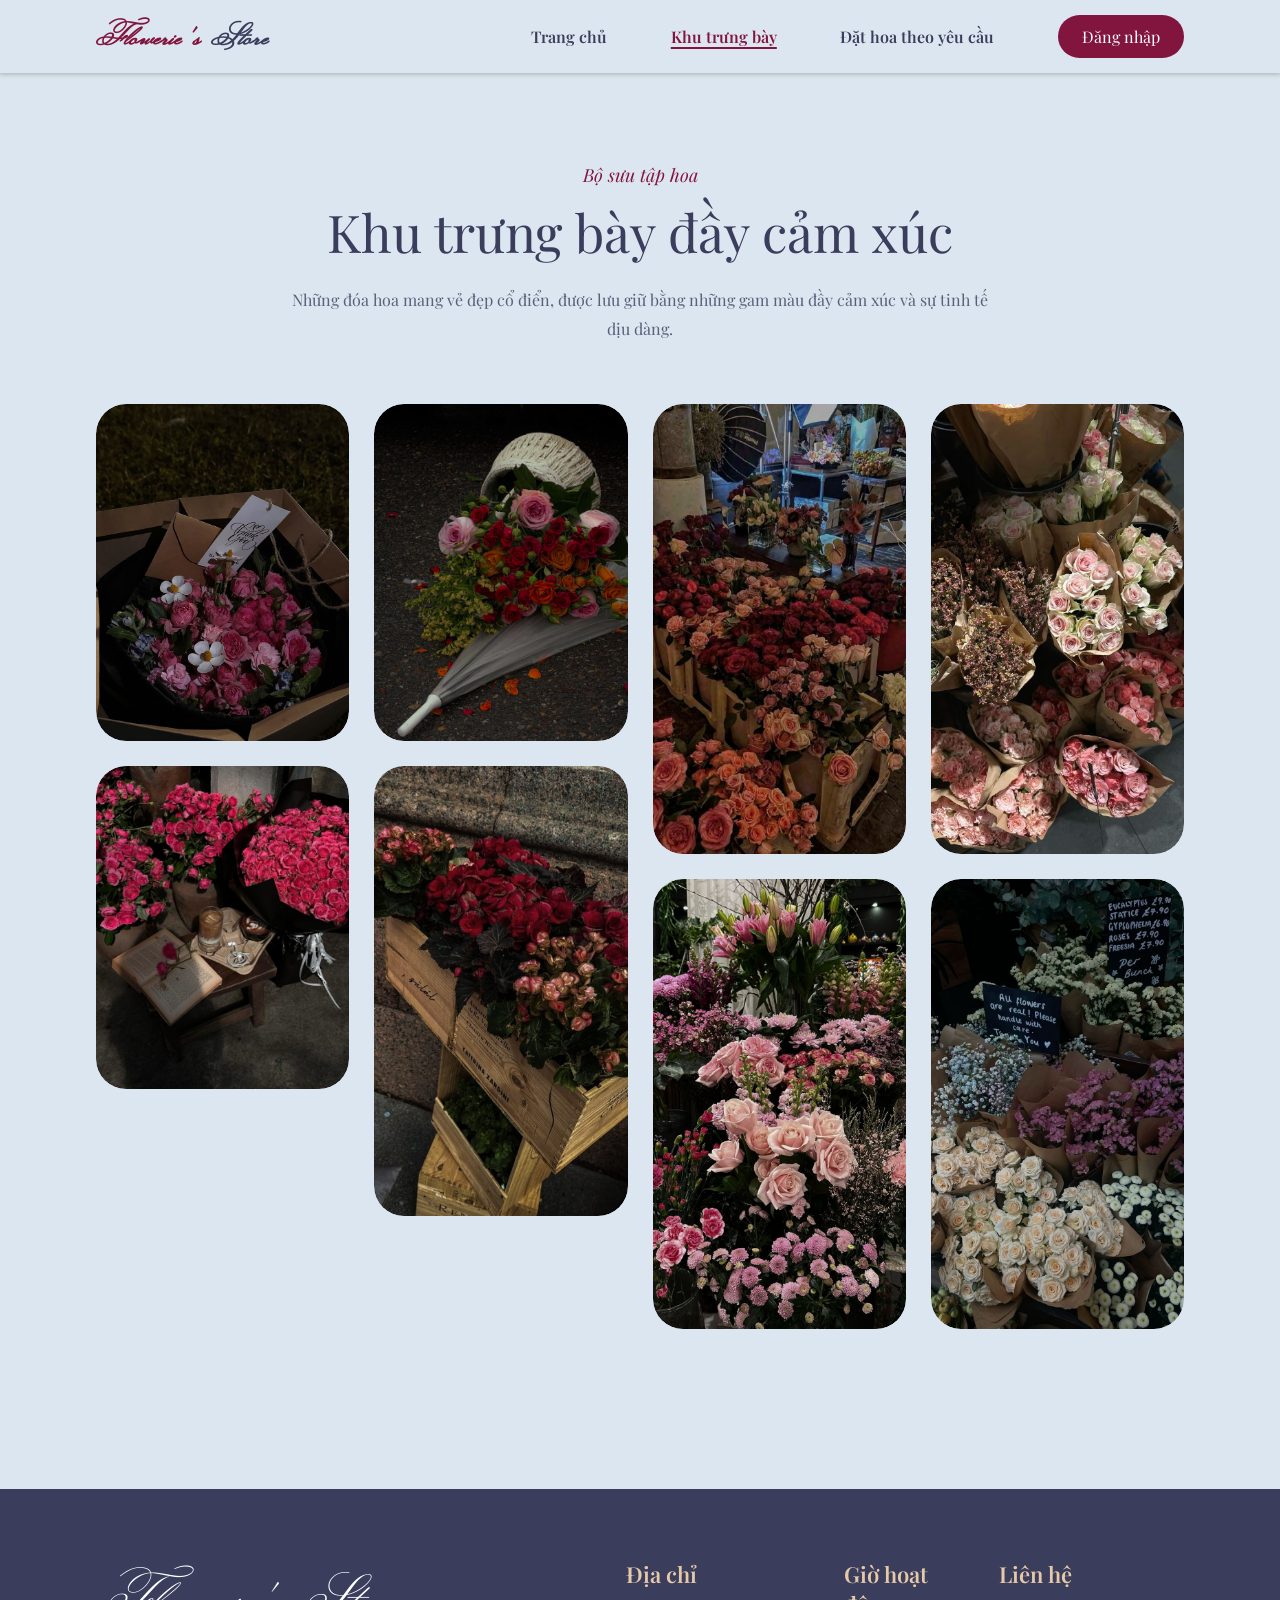
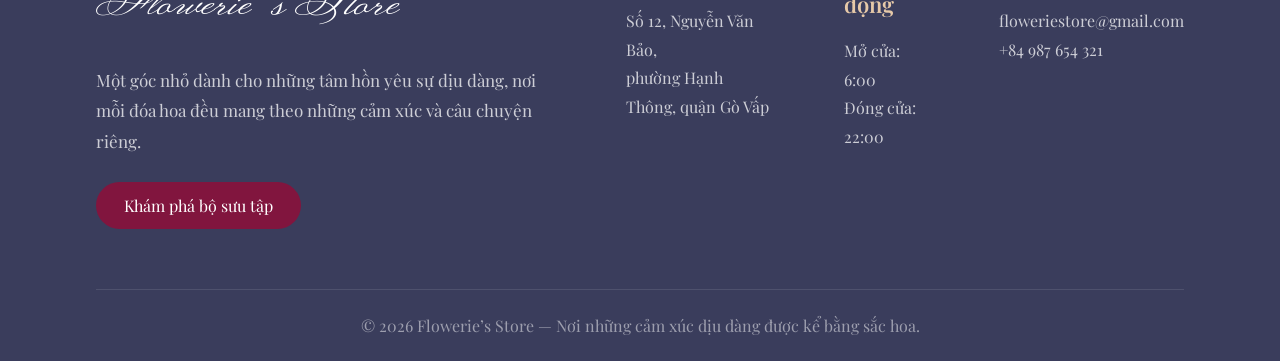
<file: exhibition.html>
<!DOCTYPE html>
<html lang="en">
<head>
    <meta charset="UTF-8">
    <meta name="viewport" content="width=device-width, initial-scale=1.0">
    <title>Document</title>
    <link rel="stylesheet" href="style.css">
    <link rel="stylesheet" href="exhibition.css">
    <link href="https://fonts.googleapis.com/css2?family=Corinthia:wght@400;700&family=Fleur+De+Leah&family=Google+Sans:ital,opsz,wght@0,17..18,400..700;1,17..18,400..700&family=Monsieur+La+Doulaise&family=Playfair+Display:ital,wght@0,400..900;1,400..900&display=swap" rel="stylesheet">
</head>
<body>
    <div class="header">
        <div class="logo">
            <div class="name_logo">
                <span class="primary">Flowerie's</span> Store
            </div>  
            
            <div class="box_right-header">
                <a href="index.html">
                    <div class="menu">
                        Trang chủ
                    </div>
                </a>

                <a href="exhibition.html">
                    <div class="active-menu">
                        Khu trưng bày
                    </div>
                </a>

                <a href="order.html">
                    <div class="menu">
                        Đặt hoa theo yêu cầu
                    </div>
                </a>
                
                <div class="login-btn">
                    Đăng nhập
                </div>
            </div>
        </div>       
    </div>

    <div class="gallery-section">
        <div class="gallery-title-small">
            Bộ sưu tập hoa
        </div>

        <div class="gallery-title">
            Khu trưng bày đầy cảm xúc
        </div>

        <div class="gallery-desc">
            Những đóa hoa mang vẻ đẹp cổ điển, được lưu giữ bằng những gam màu đầy cảm xúc và sự tinh tế dịu dàng.
        </div>

        <div class="gallery-grid">
            <div class="gallery-item">
                <img src="imgage/tb1.jpg">
            </div>

            <div class="gallery-item tall">
                <img src="imgage/tb2.jpg">
            </div>

            <div class="gallery-item">
                <img src="imgage/tb3.jpg">
            </div>

            <div class="gallery-item tall">
                <img src="imgage/tb4.jpg">
            </div>

            <div class="gallery-item">
                <img src="imgage/tb5.jpg">
            </div>

            <div class="gallery-item">
                <img src="imgage/tb6.jpg">
            </div>

            <div class="gallery-item">
                <img src="imgage/tb7.jpg">
            </div>

            <div class="gallery-item tall">
                <img src="imgage/tb8.jpg">
            </div>
        </div>
    </div>

    <div class="footer">
        <div class="footer-container">
            <div class="footer-left">
                <div class="footer-logo">
                    Flowerie's Store
                </div>

                <div class="footer-desc">
                    Một góc nhỏ dành cho những tâm hồn yêu sự dịu dàng,
                    nơi mỗi đóa hoa đều mang theo những cảm xúc và câu chuyện riêng.
                </div>

                <div class="footer-btn">
                    Khám phá bộ sưu tập
                </div>
            </div>

            <div class="footer-right">
                <div class="footer-box">
                    <div class="footer-title">
                        Địa chỉ
                    </div>

                    <div class="footer-text">
                        Số 12, Nguyễn Văn Bảo,<br>
                        phường Hạnh Thông, quận Gò Vấp
                    </div>
                </div>

                <div class="footer-box">
                    <div class="footer-title">
                        Giờ hoạt động
                    </div>

                    <div class="footer-text">
                        Mở cửa: 6:00<br>
                        Đóng cửa: 22:00
                    </div>
                </div>

                <div class="footer-box">
                    <div class="footer-title">
                        Liên hệ
                    </div>

                    <div class="footer-text">
                        floweriestore@gmail.com<br>
                        +84 987 654 321
                    </div>
                </div>
            </div>
        </div>

        <div class="footer-bottom">
          © 2026 Flowerie’s Store — Nơi những cảm xúc dịu dàng được kể bằng sắc hoa.
        </div>
    </div>

    <script src="scrript.js"></script>
</body>
</html>
</file>
<file: style.css>
:root {
    --background-wed: rgb(220, 230, 240);
    --dark-blue: rgb(58, 61, 92);
    --red-rose: rgb(129, 21, 62);
}

* {
    padding: 0;
    margin: 0;
    box-sizing: border-box;
    font-family: "Playfair Display", serif;
}

body {
    width: 100%;
    background-color: var(--background-wed);
    display: flex;
    flex-direction: column;
    align-items: center;
    gap: 40px;
}

.header {
    width: 100%;
    border-bottom: 2px rgba(52, 52, 37, 0.408);
    box-shadow: 0 0 5px 1px rgba(60, 60, 26, 0.332);
    display: flex;
    justify-content: center;
}

.logo {
    width: 85%;
    max-width: 1440px;
    padding: 15px 0;
    display: flex;
    justify-content: space-between;
    align-items: center;
}

.name_logo {
    font-family: "Monsieur La Doulaise", cursive;
    font-size: 28px;
    font-weight: 600;
    word-spacing: 6px;
    color: var(--dark-blue);
}

.primary {
    font-family: "Monsieur La Doulaise", cursive;
    font-size: 28px;
    font-weight: 600;
    color: var(--red-rose);
}

.box_right-header{
    width: 60%;
    display: flex;
    justify-content: space-between;
    align-items: center;
    gap: 20px;
}

.menu {
    font-size: 16px;
    font-weight: 600;
    color: var(--dark-blue);
    position: relative;
    text-decoration: none;
}
.menu::after {
    content: "";
    position: absolute;
    left: 0;
    bottom: -4px;
    width: 0%;
    height: 2px;
    background-color: var(--red-rose);
    transition: width 0.3s ease;
}
.menu:hover  {
    color: var(--red-rose);
}
.menu:hover::after  {
    width: 100%;
}
a {
    text-decoration: none;
}
.active-menu {
    font-size: 16px;
    font-weight: 600;
    text-decoration: underline;
    color: var(--red-rose);
    text-underline-offset: 4px;
    text-decoration-thickness: 2px;
}

.login-btn {
    padding: 11px 24px;
    background-color: var(--red-rose);
    color: rgb(255, 255, 255);
    border-radius: 30px;
}


.main-content {
    width: 85%;
    max-width: 1440px;
    display: flex;
    flex-direction: column;
    justify-content: center;
    align-items: center;
    gap: 25px;
}

.box-banner {
    display: flex;
    justify-content: space-between;
    padding: 50px;
    gap: 50px;
}

.content-hero {
    width: 52%;
    display: flex;
    flex-direction: column;
    justify-content: center;
    align-items: center;
    gap: 5px;
}

.small-content-text {
    /* font-family: "Google Sans", sans-serif; */
    font-weight: 400;
    padding: 0 30px;
    font-size: 18px;
    color: var(--dark-blue);
    text-align: center;
    line-height: 160%;
}

.main-content-text {
    font-family: "Corinthia", cursive;
    font-weight: bold;
    font-size: 57px;
    color: var(--red-rose);
}

.carousel {
    width: 45%;
    height: 500px;
    overflow: hidden;
    border-radius: 30px;
}

.slides {
    display: flex;
    width: 500%;
    transition: transform 1s ease-in-out;
}

.white-spacing {
    width: 20%;
    height: 500px;
    padding: 0 50px;
}

.slides img {
    width: 100%;
    height: 100%;
    border-radius: 40px;
    object-fit: cover;
    flex-shrink: 0;
}

.collection-section{
    width: 85%;
    margin: auto;
    padding: 50px 0;
}

.collection-title{
    text-align: center;
    font-size: 50px;
    color: var(--dark-blue);
    margin-bottom: 20px;
}

.collection-title span{
    color: var(--red-rose);
    font-style: italic;
}

.collection-desc{
    text-align: center;
    color: #5f6485;
    font-style: italic;
    width: 700px;
    margin: auto;
    line-height: 1.8;
    margin-bottom: 50px;
}

.collection-top{
    display: flex;
    justify-content: space-between;
    align-items: center;
    margin-bottom: 50px;
}

.category-list{
    display: flex;
    gap: 10px;
    background: white;
    padding: 8px;
    border-radius: 50px;
}

.category{
    padding: 10px 20px;
    border-radius: 50px;
    cursor: pointer;
    color: var(--dark-blue);
    transition: 0.3s;
}

.category:hover{
    background: var(--red-rose);
    color: white;
}

.active{
    background: var(--red-rose);
    color: white;
}

.search-box{
    width: 320px;
    height: 50px;
    background: white;
    border-radius: 50px;
    display: flex;
    align-items: center;
    padding: 0 20px;
}

.search-icon{
    margin-right: 10px;
}

.search-box input{
    border: none;
    outline: none;
    width: 100%;
    background: transparent;
}

.product-list{
    display: grid;
    grid-template-columns: repeat(3,1fr);
    gap: 30px;
}

.product-card{
    background: white;
    border-radius: 20px;
    padding: 10px;
    position: relative;
    border: 2px solid #eaded6;
    transition: 0.3s;
}

.product-card:hover{
    transform: translateY(-5px);
}

.product-image img{
    width: 100%;
    height: 350px;
    object-fit: cover;
    border-radius: 15px;
}

.product-tag{
    position: absolute;
    top: 20px;
    left: 20px;
    background: var(--red-rose);
    color: white;
    padding: 6px 14px;
    border-radius: 50px;
    font-size: 13px;
}

.product-info{
    padding: 20px 10px 10px;
}

.product-name{
    font-size: 28px;
    color: #2f3767;
    margin-bottom: 15px;
}

.product-desc{
    color: #777;
    line-height: 1.8;
    font-style: italic;
    margin-bottom: 20px;
}

.product-bottom{
    display: flex;
    justify-content: space-between;
    align-items: center;
}

.product-price{
    color: #8b1e3f;
    font-size: 28px;
    font-weight: bold;
}

.product-actions{
    display: flex;
    align-items: center;
}

.buy-btn{
    background: var(--dark-blue);
    color: white;
    padding: 10px 18px;
    border-radius: 50px;
    cursor: pointer;
    font-size: 14px;
    transition: 0.3s;
}

.buy-btn:hover{
    background: var(--red-rose);
}

.footer{
    width: 100%;
    margin-top: 120px;
    background-color: var(--dark-blue);
    display: flex;
    flex-direction: column;
    align-items: center;
    padding-top: 70px;
}

.footer-container{
    width: 85%;
    max-width: 1440px;
    display: flex;
    justify-content: space-between;
    gap: 80px;
    padding-bottom: 60px;
    background-color: var(--dark-blue);
}

.footer-left{
    max-width: 450px;
    display: flex;
    flex-direction: column;
    gap: 25px;
    background-color: var(--dark-blue);
}

.footer-logo{
    font-size: 52px;
    font-family: "Monsieur La Doulaise";
    color: rgb(255,255,255);
    background-color: var(--dark-blue);
}

.footer-desc{
    font-size: 17px;
    line-height: 1.8;
    color: rgba(255,255,255,0.75);
    background-color: var(--dark-blue);
}

.footer-btn{
    width: fit-content;
    padding: 13px 28px;
    border-radius: 999px;
    background-color: var(--red-rose);
    color: white;
    cursor: pointer;
    transition: 0.3s;
}

.footer-btn:hover{
    background-color: var(--red-rose);
    transform: translateY(-2px);
}

.footer-right{
    display: flex;
    gap: 70px;
    background-color: var(--dark-blue);
}

.footer-box{
    display: flex;
    flex-direction: column;
    gap: 18px;
    background-color: var(--dark-blue);
}

.footer-title{
    font-size: 22px;
    font-weight: 600;
    color: rgb(230, 201, 168);
    background-color: var(--dark-blue);
}

.footer-text{
    line-height: 1.8;
    color: rgba(255,255,255,0.75);
    background-color: var(--dark-blue);
}

.footer-bottom{
    width: 85%;
    max-width: 1440px;
    padding: 25px 0;
    border-top: 1px solid rgba(255,255,255,0.1);
    text-align: center;
    color: rgba(255,255,255,0.5);
    background-color: var(--dark-blue);
}

@media(max-width:900px){
    .footer-container{
        flex-direction: column;
    }
    .footer-right{
        flex-wrap: wrap;
        gap: 40px;
    }
}
</file>
<file: exhibition.css>
.gallery-section{
    width: 85%;
    max-width: 1440px;
    margin-top: 50px;
    display: flex;
    flex-direction: column;
    align-items: center;
}

.gallery-title-small{
    font-size: 18px;
    color: var(--red-rose);
    margin-bottom: 10px;
    font-style: italic;
}

.gallery-title{
    font-size: 52px;
    color: var(--dark-blue);
    margin-bottom: 20px;
    text-align: center;
}

.gallery-desc{
    max-width: 700px;
    text-align: center;
    line-height: 1.8;
    color: rgba(58, 61, 92, 0.8);
    margin-bottom: 60px;
}

.gallery-grid{
    width: 100%;
    column-count: 4;
    column-gap: 25px;
}

.gallery-item{
    width: 100%;
    margin-bottom: 25px;
    break-inside: avoid;
    overflow: hidden;
    border-radius: 30px;
    cursor: pointer;
    position: relative;
}

.gallery-item img{
    width: 100%;
    display: block;
    border-radius: 30px;
    object-fit: cover;
    transition: 0.5s;
}

.gallery-item:hover img{
    transform: scale(1.05);
    filter: brightness(0.9);
}

.gallery-item::after{
    content: "";
    position: absolute;
    inset: 0;
    border-radius: 30px;
    background: linear-gradient(
        to top,
        rgba(0,0,0,0.15),
        transparent
    );
    opacity: 0;
    transition: 0.4s;
}

.gallery-item:hover::after{
    opacity: 1;
}

@media(max-width:1100px){
    .gallery-grid{
        column-count: 3;
    }
}

@media(max-width:768px){
    .gallery-grid{
        column-count: 2;
    }
    .gallery-title{
        font-size: 38px;
    }
}

@media(max-width:500px){
    .gallery-grid{
        column-count: 1;
    }
}
</file>
